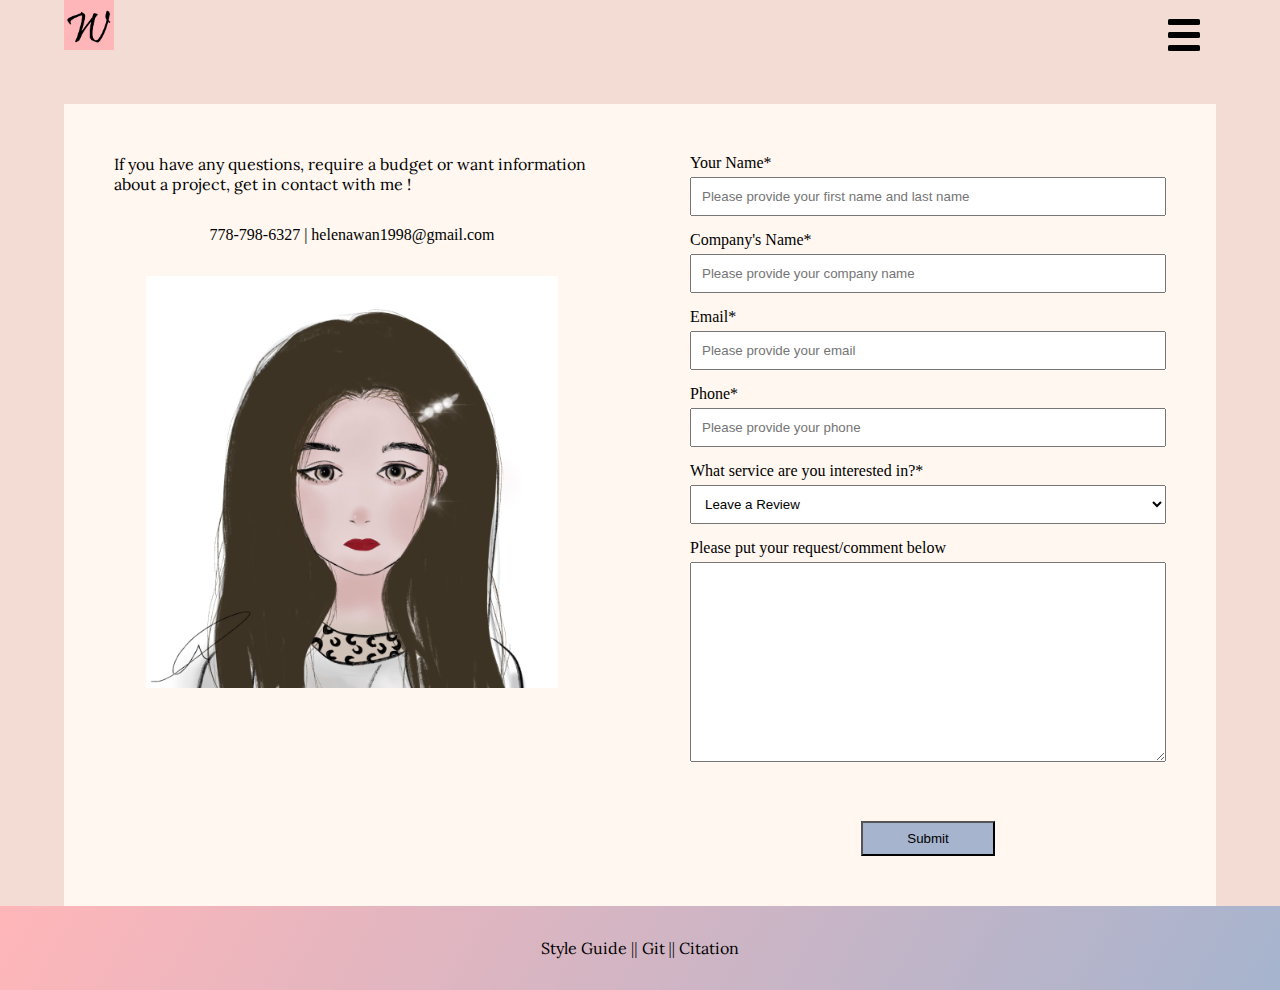
<file: contact.html>
<!DOCTYPE html>
<html lang="en">

<head>
  

  <meta charset="utf-8">
  <meta name="viewport" content="width=device-width, initial-scale=1.0">
<title>Contact | Lingjie Wan's Portfolio</title>
  <link rel="preconnect" href="https://fonts.gstatic.com">
<link href="https://fonts.googleapis.com/css2?family=Fredericka+the+Great&display=swap" rel="stylesheet">
<link href="https://fonts.googleapis.com/css2?family=Acme&family=Lora:wght@500&display=swap" rel="stylesheet">
<link href="https://fonts.googleapis.com/css2?family=Roboto:wght@300&display=swap" rel="stylesheet">
<link href="https://fonts.googleapis.com/css2?family=Crimson+Text&display=swap" rel="stylesheet">
<link href="https://use.fontawesome.com/releases/v5.4.1/css/all.css" rel="stylesheet">


   <link href="css/main.css" rel="stylesheet">
   <link href="css/contact.css" rel="stylesheet">

 </head>


 <body>
  <main>
<header>
  <div><a href="index.html"><img src="img/namelogo.png" alt="my name logo" width=50 height=50 class="myimage"></a></div>
<nav>
  <div class="menucontainer">
                            <input id="responsive-menu" type="checkbox">
                            <label for="responsive-menu"><span id="menu-icon"></span></label>
                            <div id="overlay"></div>
                            <ul>
                                <li><a href="index.html">About</a></li>
                                <li><a href="work.html">Work</a></li>
                                <li><a href="contact.html">Contact</a></li>
                            </ul>
                            <ul id="social-media">
                                <li>
                                    <a href="https://github.com/helenawan1998/P03-Profolio">
                                        <i class="fab fa-github"></i>
                                    </a>
                                </li>
                                <li>
                                    <a href="https://www.facebook.com/profile.php?id=100021980354654">
                                        <i class="fab fa-facebook"></i>
                                    </a>
                                </li>
                                <li>
                                    <a href="https://instagram.com/helenawan_jieb?igshid=zo2sy42q1b66">
                                        <i class="fab fa-instagram"></i>
                                    </a>
                                </li>
                                <li>
                                    <a href="http://linkedin.com/in/lingjie-wan-00119b1a6">
                                        <i class="fab fa-linkedin"></i>
                                    </a>
                                </li>                                
                               
                                
                            </ul>
                        </div>

</nav>

</header>


  <div class="row">
    <div class="column">

      
        
        
        <div class="contact1">If you have any questions, require a budget or want information about a project, get in contact with me ! </div>
          
  

      <!--text retireved from https://morganandvine.com/contact-->

      <p class="contactmessage">778-798-6327 | helenawan1998@gmail.com</p>
      <img src="img/selfimage.jpeg" class="contactimg" alt="image about me">
    </div>

<div class="column">
      <label for="uname">Your Name*</label>
      <input type="text" id="uname" name="Yourname" placeholder="Please provide your first name and last name">

      <label for="pname">Company's Name*</label>
      <input type="text" id="pname" name="Lastname" placeholder="Please provide your company name">

      <label for="email">Email*</label>
      <input type="text" id="email" name="email" placeholder="Please provide your email">

      <label for="phone">Phone*</label>
      <input type="text" id="phone" name="add" placeholder="Please provide your phone">

      <label for="text">What service are you interested in?*</label>

      <select id="text" name="text">
        <option value="Review">Leave a Review</option>
        <option value="Design">Web Design</option>
        <option value="UX">User Experience Design</option>
        <option value="Drawing">Illustration Drawing</option>
        <option value="Other">Other</option>
      </select>




      <label for="subject">Please put your request/comment below</label>
      <textarea id="subject" name="subject" placeholder="" style="height:200px"></textarea>

     <div class="submitbutton"> <button type="submit" class="contactsubmit" value="Submit">Submit</button> </div>

      <!--code learned from https://www.w3schools.com/howto/howto_css_contact_form.asp -->



    </div>
  </div>



</main>

<footer>

    <p>
      <a href="styleguide.html">Style Guide</a> || <a href="https://github.com/helenawan1998/P03-Profolio">Git</a> || <a href="citation.html">Citation</a>
    </p>
  

</footer>







</body>



</html>
</file>
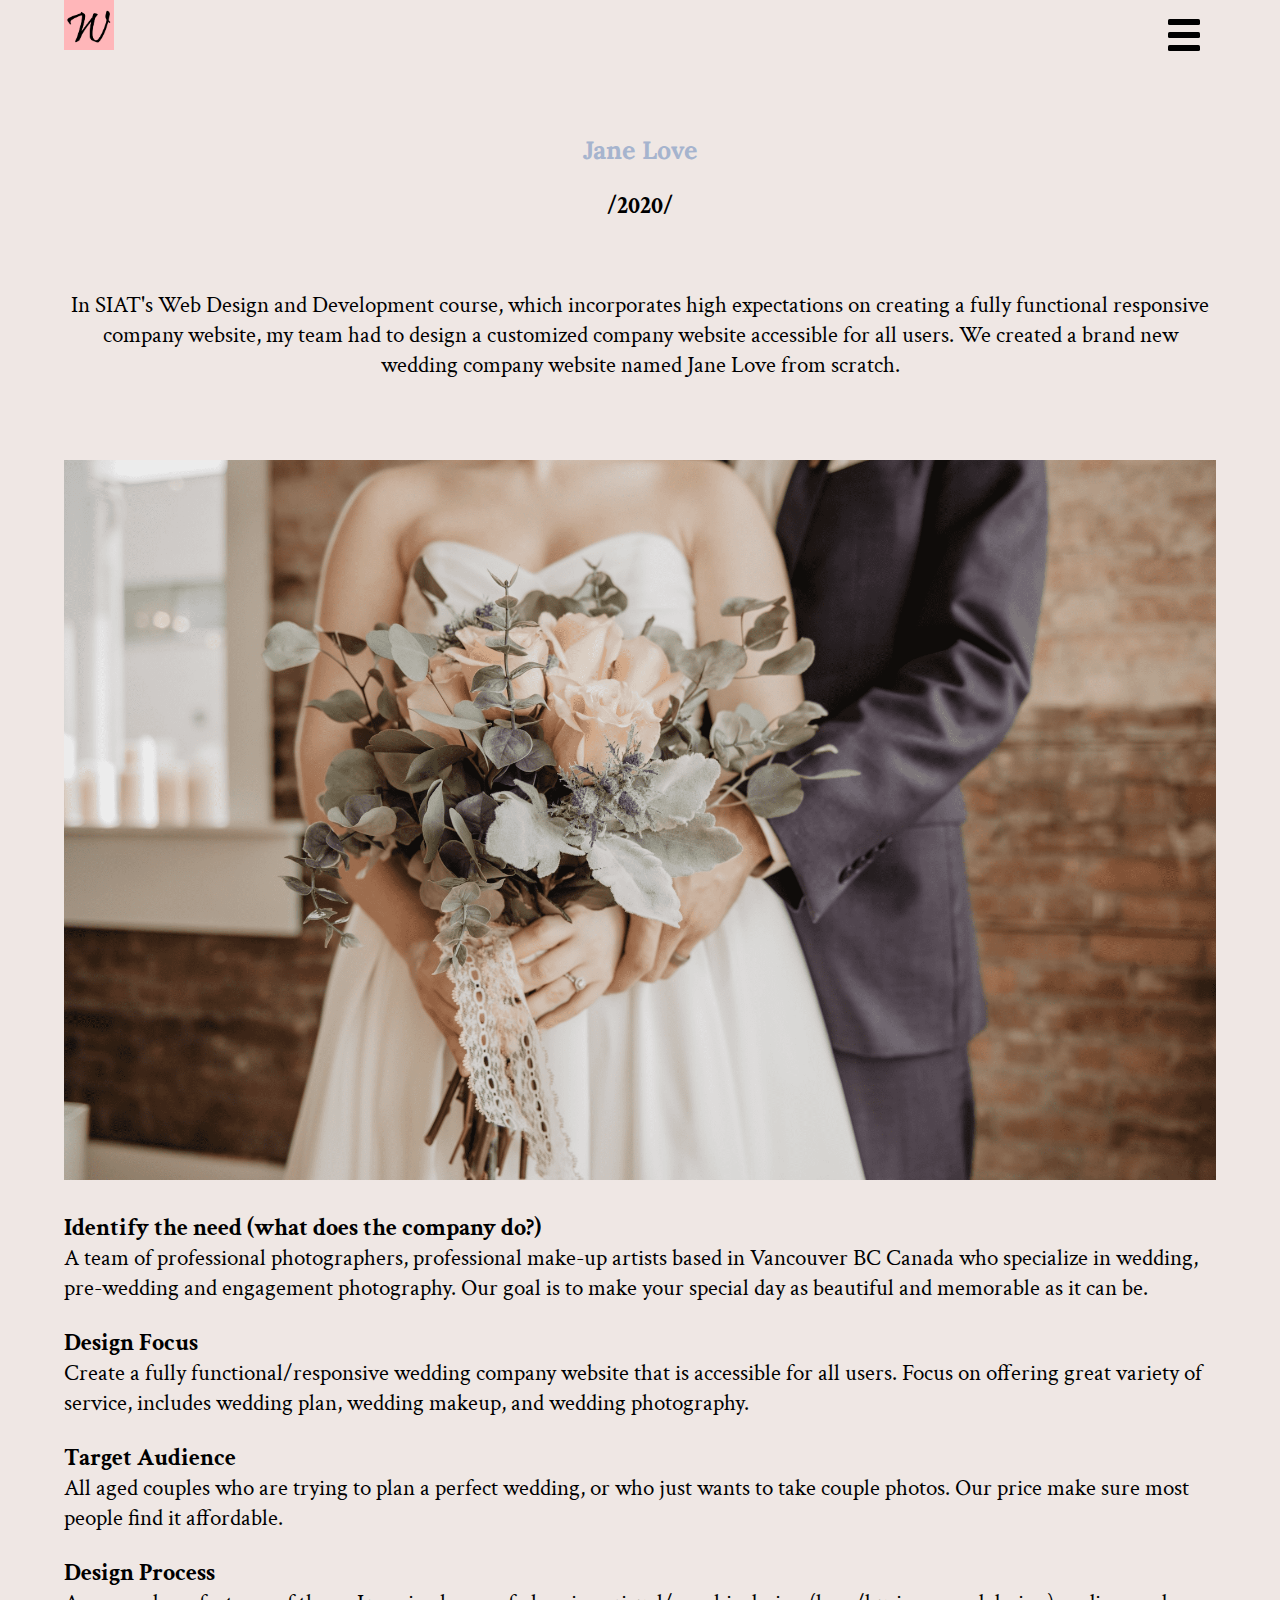
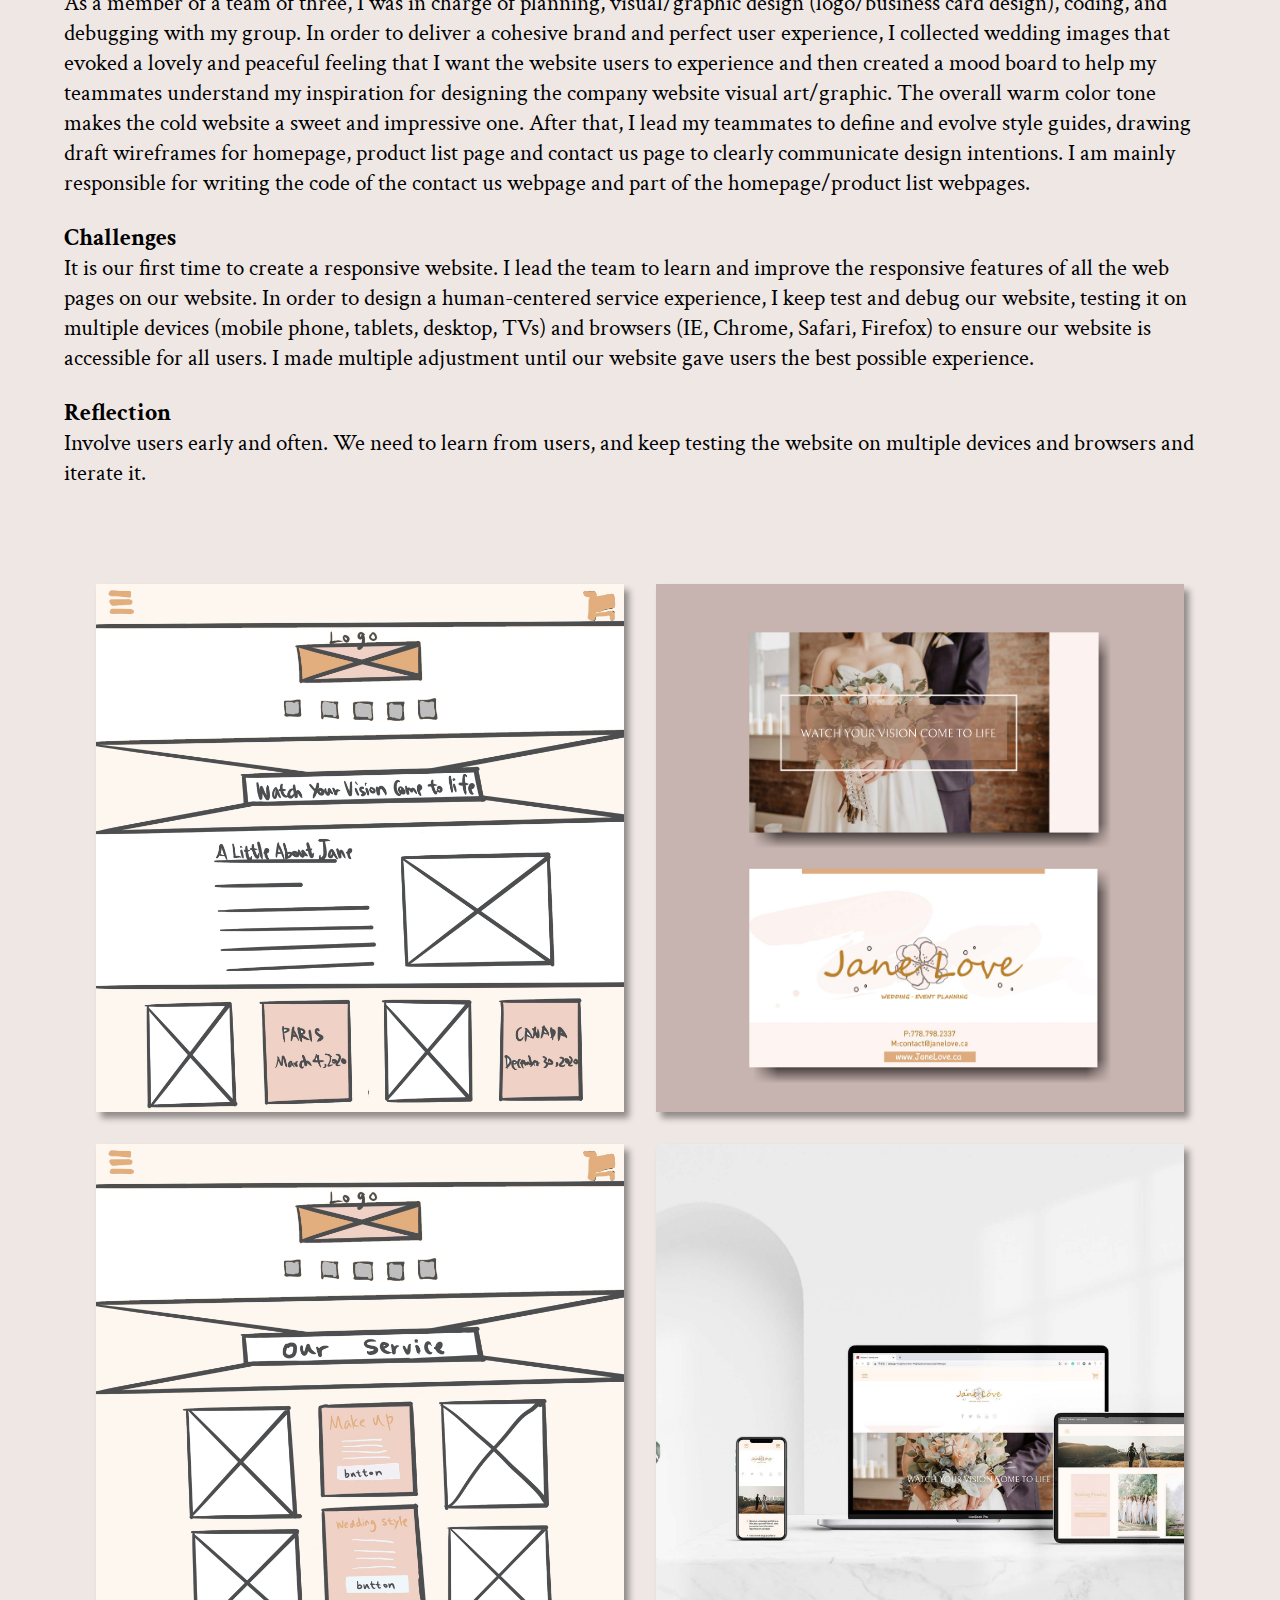
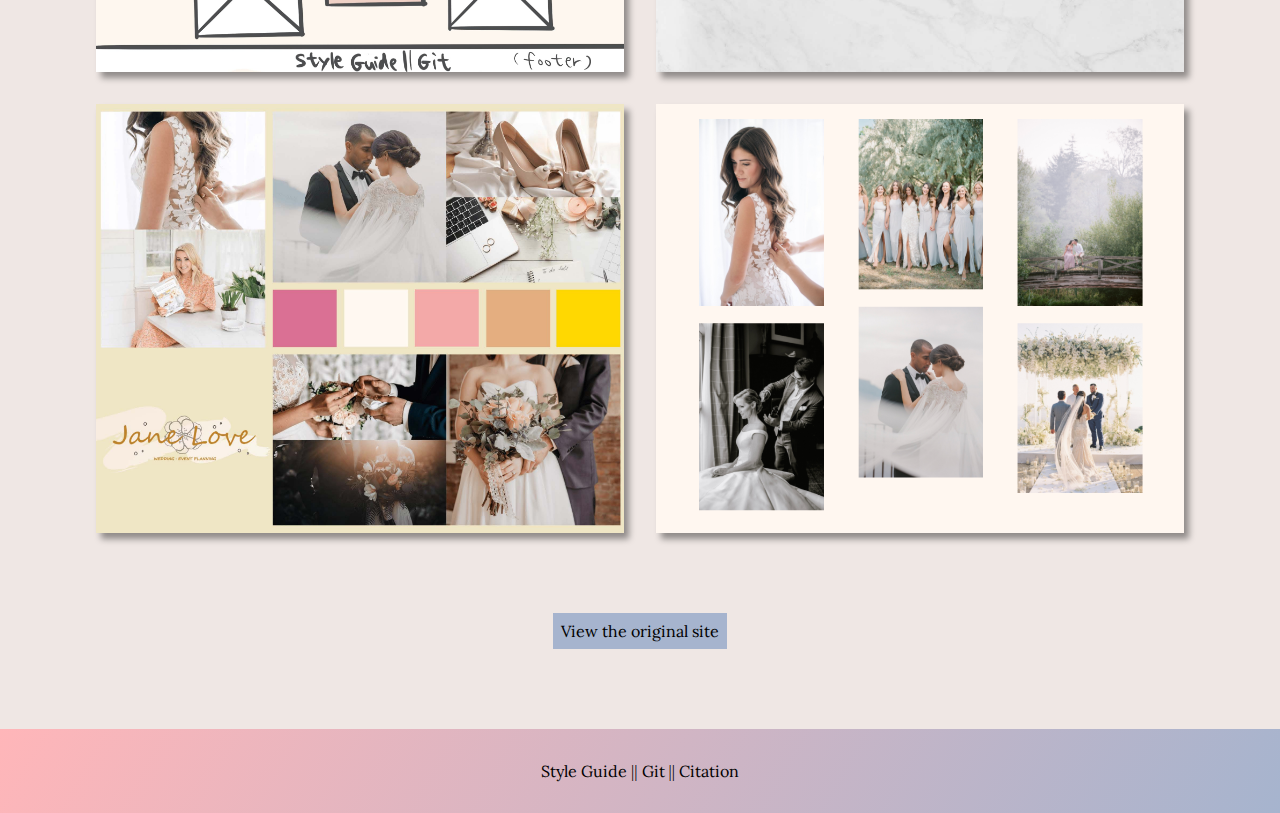
<file: project1.html>
<!DOCTYPE html>
<html lang="en">

<head>
  <!-- Document checking completed by validator.w3.org  -->

  <meta charset="utf-8">
  <meta name="viewport" content="width=device-width, initial-scale=1.0">
<title>Project1 | Lingjie Wan's Portfolio</title>
  <link rel="preconnect" href="https://fonts.gstatic.com">
<link href="https://fonts.googleapis.com/css2?family=Fredericka+the+Great&display=swap" rel="stylesheet">
<link href="https://fonts.googleapis.com/css2?family=Acme&family=Lora:wght@500&display=swap" rel="stylesheet">
<link href="https://fonts.googleapis.com/css2?family=Roboto:wght@300&display=swap" rel="stylesheet">
<link href="https://fonts.googleapis.com/css2?family=Crimson+Text&display=swap" rel="stylesheet">
<link href="https://use.fontawesome.com/releases/v5.4.1/css/all.css" rel="stylesheet">


   <link href="css/main.css" rel="stylesheet">
   <link href="css/project1.css" rel="stylesheet">

 </head>


 <body>
  <main>

<header>
  <div><a href="index.html"><img src="img/namelogo.png" alt="my name logo" width=50 height=50 class="myimage"></a></div>
<nav>
  <div class="menucontainer">
                            <input id="responsive-menu" type="checkbox">
                            <label for="responsive-menu"><span id="menu-icon"></span></label>
                            <div id="overlay"></div>
                            <ul>
                                <li><a href="index.html">About</a></li>
                                <li><a href="work.html">Work</a></li>
                                <li><a href="contact.html">Contact</a></li>
                            </ul>
                            <ul id="social-media">
                                <li>
                                    <a href="https://github.com/helenawan1998/P03-Profolio">
                                        <i class="fab fa-github"></i>
                                    </a>
                                </li>
                                <li>
                                    <a href="https://www.facebook.com/profile.php?id=100021980354654">
                                        <i class="fab fa-facebook"></i>
                                    </a>
                                </li>
                                <li>
                                    <a href="https://instagram.com/helenawan_jieb?igshid=zo2sy42q1b66">
                                        <i class="fab fa-instagram"></i>
                                    </a>
                                </li>
                                <li>
                                    <a href="http://linkedin.com/in/lingjie-wan-00119b1a6">
                                        <i class="fab fa-linkedin"></i>
                                    </a>
                                </li>                                
                               
                                
                            </ul>
                        </div>


</nav>


</header>
   
  

  <div class="work1intro">

    <h1>Jane Love</h1>
     <h2>/2020/</h2>
    <p> In SIAT's Web Design and Development course, which incorporates high expectations on creating a fully functional responsive company website, my team had to design a customized company website accessible for all users. We created a brand new wedding company website named Jane Love from scratch.</p>

  </div>
    

       <div class="work1background">  </div>


    <div class="work1intro2">

      <h2>Identify the need (what does the company do?)</h2>
      <p>A team of professional photographers, professional make-up artists based in Vancouver BC Canada who specialize in wedding, pre-wedding and engagement photography. Our goal is to make your special day as beautiful and memorable as it can be.</p>

      <h2>Design Focus</h2>
      <p>Create a fully functional/responsive wedding company website that is accessible for all users. Focus on offering great variety of service, includes wedding plan, wedding makeup, and wedding photography.</p>

      <h2>Target Audience</h2>
      <p>All aged couples who are trying to plan a perfect wedding, or who just wants to take couple photos. Our price make sure most people find it affordable.</p>

<h2>Design Process</h2>
    
    <p> As a member of a team of three, I was in charge of planning, visual/graphic design (logo/business card design), coding, and debugging with my group. In order to deliver a cohesive brand and perfect user experience, I collected wedding images that evoked a lovely and peaceful feeling that I want the website users to experience and then created a mood board to help my teammates understand my inspiration for designing the company website visual art/graphic. The overall warm color tone makes the cold website a sweet and impressive one. After that, I lead my teammates to define and evolve style guides, drawing draft wireframes for homepage, product list page and contact us page to clearly communicate design intentions. I am mainly responsible for writing the code of the contact us webpage and part of the homepage/product list webpages. 
</p>

<h2>Challenges</h2>
<p>It is our first time to create a responsive website. I lead the team to learn and improve the responsive features of all the web pages on our website. In order to design a human-centered service experience, I keep test and debug our website, testing it on multiple devices (mobile phone, tablets, desktop, TVs) and browsers (IE, Chrome, Safari, Firefox) to ensure our website is accessible for all users. I made multiple adjustment until our website gave users the best possible experience.</p>


<h2>Reflection</h2>
<p>Involve users early and often. We need to learn from users, and keep testing the website on multiple devices and browsers and iterate it.</p>
  


  </div>
       

       <div class="workcontainer">


  <div class="gallery">

    <div class="gallery-item">
      <img class="gallery-image" src="img/work1draw1.jpg" alt="wireframes of the website homepage">
    </div>

    <div class="gallery-item">
      <img class="gallery-image" src="img/work1draw2.jpeg" alt="logo design of the wedding website">
    </div>

    <div class="gallery-item">
      <img class="gallery-image" src="img/work1draw3.jpg" alt="wireframes of the website product list">
    </div>

    <div class="gallery-item">
      <img class="gallery-image" src="img/work1final3.png" alt="final prototype of the website homepage">
    </div>

    <div class="gallery-item">
      <img class="gallery-image" src="img/work1mood.png" alt="moodboard of the website">
    </div>

    <div class="gallery-item">
      <img class="gallery-image" src="img/work1final2.png" alt="final prototype of the website product list">
    </div>

  </div>

</div>

 <div class="projectbutton"><a class="button-nav" href="http://www.sfu.ca/~lingjiew/New-P02%20Company%20Merge/">View the original site</a> </div>
</main>
<footer>

    <p>
      <a href="styleguide.html">Style Guide</a> || <a href="https://github.com/helenawan1998/P03-Profolio">Git</a> || <a href="citation.html">Citation</a>
    </p>

</footer>
</body>

</html>
</file>
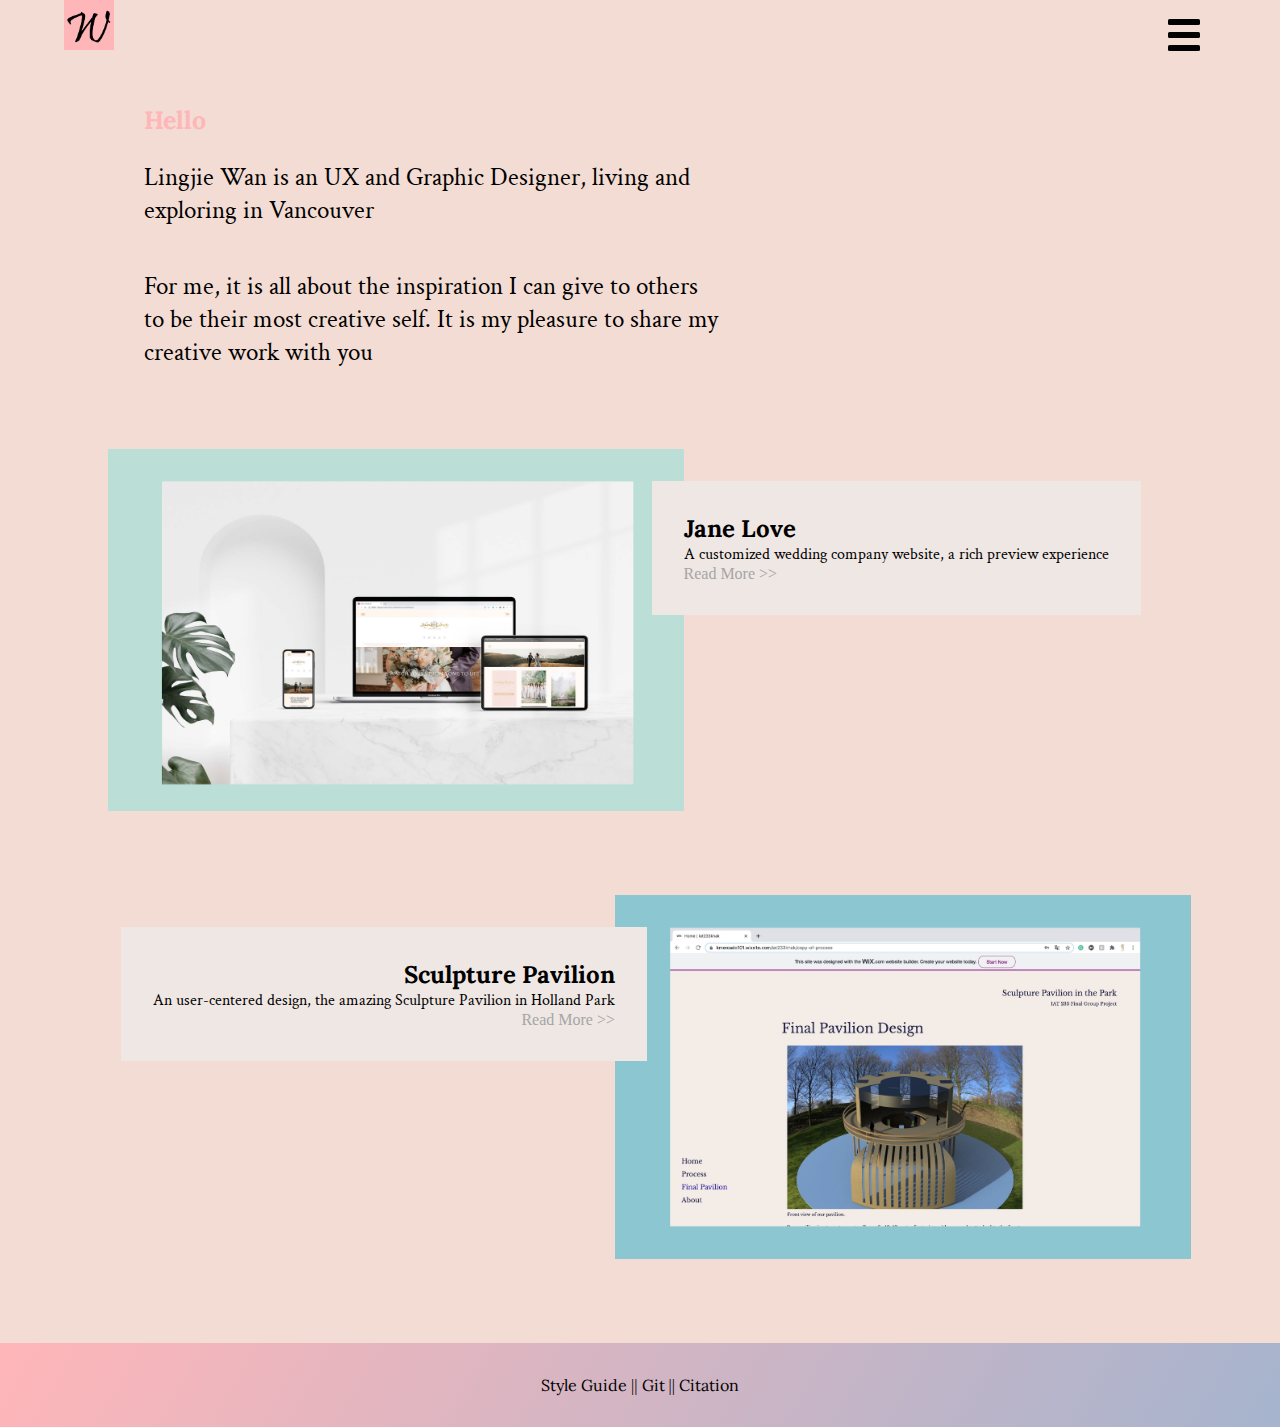
<file: work.html>
<!DOCTYPE html>
<html lang="en">

<head>
  

  <meta charset="utf-8">
  <meta name="viewport" content="width=device-width, initial-scale=1.0">
<title>Work | Lingjie Wan's Portfolio</title>
  <link rel="preconnect" href="https://fonts.gstatic.com">
<link href="https://fonts.googleapis.com/css2?family=Fredericka+the+Great&display=swap" rel="stylesheet">
<link href="https://fonts.googleapis.com/css2?family=Acme&family=Lora:wght@500&display=swap" rel="stylesheet">
<link href="https://fonts.googleapis.com/css2?family=Roboto:wght@300&display=swap" rel="stylesheet">
<link href="https://fonts.googleapis.com/css2?family=Crimson+Text&display=swap" rel="stylesheet">
<link href="https://use.fontawesome.com/releases/v5.4.1/css/all.css" rel="stylesheet">


   <link href="css/main.css" rel="stylesheet">
   <link href="css/work.css" rel="stylesheet">

 </head>


 <body>
  <main>
<header>
  <div><a href="index.html"><img src="img/namelogo.png" alt="my name logo" width=50 height=50 class="myimage"></a></div>
<nav>
	<div class="menucontainer">
                            <input id="responsive-menu" type="checkbox">
                            <label for="responsive-menu"><span id="menu-icon"></span></label>
                            <div id="overlay"></div>
                            <ul>
                                <li><a href="index.html">About</a></li>
                                <li><a href="work.html">Work</a></li>
                                <li><a href="contact.html">Contact</a></li>
                            </ul>
                            <ul id="social-media">
                                <li>
                                    <a href="https://github.com/helenawan1998/P03-Profolio">
                                        <i class="fab fa-github"></i>
                                    </a>
                                </li>
                                <li>
                                    <a href="https://www.facebook.com/profile.php?id=100021980354654">
                                        <i class="fab fa-facebook"></i>
                                    </a>
                                </li>
                                <li>
                                    <a href="https://instagram.com/helenawan_jieb?igshid=zo2sy42q1b66">
                                        <i class="fab fa-instagram"></i>
                                    </a>
                                </li>
                                <li>
                                    <a href="http://linkedin.com/in/lingjie-wan-00119b1a6">
                                        <i class="fab fa-linkedin"></i>
                                    </a>
                                </li>                                
                               
                                
                            </ul>
                        </div>

</nav>

</header>

<div class="intro">
  <h1>Hello </h1>
  <p>Lingjie Wan is an UX and Graphic Designer, living and exploring in Vancouver</p><br>
  <p>For me, it is all about the inspiration I can give to others to be their most creative self. It is my pleasure to share my creative work with you </p>

  </div>


<div class="work1">
  <div class="work1img">
    <img alt="work1 screenshot" src="img/work1web.jpeg" class="project1img">
  </div>


  <div class="work1text">
    <h2>Jane Love</h2>
    <p> A customized wedding company website, a rich preview experience</p>
    <a href="project1.html" class="textlink"> Read More >> </a >
  </div>
</div>


<div class="work2">
  <div class="work2img">
   <img alt="work2 screenshot" src="img/work2web.jpeg" class="project2img">
  </div>

  <div class="work2text">

    <h2>Sculpture Pavilion</h2>
    <p> An user-centered design, the amazing Sculpture Pavilion in Holland Park</p>
    <a href="project2.html" class="textlink"> Read More >> </a >
  </div>
</div>
</main>

<footer>

    <p>
      <a href="styleguide.html">Style Guide</a> || <a href="https://github.com/helenawan1998/P03-Profolio">Git</a> || <a href="citation.html">Citation</a>
    </p>
  

</footer>





</body>



</html>
</file>
<file: css/main.css>
* {box-sizing: border-box;margin: 0;padding: 0;}main {width: 90%;margin: auto;}header {display: flex;justify-content: space-between;align-items: center;}body {background-color: #F3DCD3;}nav {background: transparent;color: #161515;left: 0;position: relative;top: 0;width: 100%;z-index: 9999;}nav input {opacity: 0;position: absolute;z-index: -1;}nav label {cursor: pointer;display: block;font: 2em/1 'Oswald', sans-serif;padding: 0.5em;}#menu-icon, #menu-icon:before, #menu-icon:after {display: flex;flex-direction: row;background: black;border-radius: 0.05em;height: 0.2em;transition: all 0.2s ease-in-out;width: 100%;}#menu-icon {margin: 0.4em 0;max-width: 1em;position: relative;}nav label #menu-icon {float: right;}#menu-icon:before, #menu-icon:after {content: '';left: 0;position: absolute;}#menu-icon:before {top: -0.4em;}#menu-icon:after {bottom: -0.4em;}nav input[type=checkbox]:checked + label #menu-icon {background: transparent;}nav input[type=checkbox]:checked + label #menu-icon:before {top: 0;transform: rotate(-45deg);}nav input[type=checkbox]:checked + label #menu-icon:after {bottom: 0;transform: rotate(45deg);}nav input:checked ~ #overlay {background-image: linear-gradient(120deg, #FFB6B9 0%, #A6B4CE 100%);bottom: 0;left: 0;height: 100vh;position: fixed;right: 0;top: 0;width: 100vw;z-index: -1;}nav ul {font-size: 1.5em;list-style: none;margin: 0;max-height: 0;opacity: 0;overflow: hidden;padding: 0;text-align: center;}nav input:checked ~ ul {margin: 1em;max-height: inherit;opacity: 1;margin-left: -5%;}nav ul > li {margin: 0.5em 0;}nav ul a {color: black;text-decoration: none;font-family: 'Lora', serif;}nav ul a:hover {text-decoration: underline;}nav ul#social-media > li {display: inline-block;font-size: 1.5em;margin: 0.5em;}.button-nav {display: inline-block;padding: 0.5rem;color: black;background-color: #A6B4CE;text-decoration: none;transition-property: background-color;transition-duration: 0.5s;margin-top: 3em;font-family: 'Lora', serif;}.button-nav:hover, .button-nav:focus {background-color: #ffb6b9;color: black;}footer {position: relative;bottom: 0;text-align: center;background-image: linear-gradient(120deg, #FFB6B9 0%, #A6B4CE 100%);padding: 2em;}footer a {text-decoration: none;color: black;font-family: 'Lora', serif;}footer p {display: inline-block;list-style-type: none;text-align: center;}footer p a:hover, footer p a:focus {background-color: #ffb6b9;}
</file>
<file: css/contact.css>
.column {float: left;width: 50%;padding: 50px;text-align: left;}.row {margin: 50px;}.row:after {content: "";display: table;clear: both;}input[type=text], select, textarea {width: 100%;box-sizing: border-box;padding: 10px;margin-top: 5px;margin-bottom: 15px;}input:hover {background-color: #ffdcd6;transition: .3s;}.contactsubmit {display: inline-block;padding: 0.5rem;width:10em;color: black;background-color: #A6B4CE;text-decoration: none;transition-property: background-color;transition-duration: 0.5s;margin-top: 3em;}.contactsubmit:hover, .contactsubmit:focus {background-color: #ffb6b9;color:black;}.contactmessage {text-align: center;}.contact1 {margin-bottom: 2em;font-family: 'Lora', serif;}.submitbutton{text-align: center;}.row {background-color: #FFF7F0;margin-left: 0;margin-right: 0;margin-bottom: 0;}.contactimg {padding: 2em;width: 100%;flex-grow: 1;}@media screen and (max-width: 700px) {.column {width: 100%;}}@media screen and (max-width: 500px){.contactimg {padding:0em;margin-top: 2em;}}@media screen and (max-width: 420px) {.contact1 {font-size: 10px;text-align: center;}.contactmessage {font-size: 15px;}}@media screen and (max-width: 350px) {.contactmessage {font-size: 5px;}}
</file>
<file: css/project1.css>
body{background-color:#EFE7E4;}.work1background{background-image:url("../img/work1final1.png");background-size:cover;-webkit-background-size: cover;background-position:center center;background-repeat:no-repeat;background-attachment: scroll;}.work1background{width:100%;height:80vh;}.work1intro{display:block;margin-left: auto;margin-right: auto;margin-top: 5em;font-family: 'Crimson Text', serif;padding-bottom: 5rem;}.work1intro>h2{display:block;margin-left: auto;margin-right: auto;text-align: center;margin-top: 1em;}.work1intro>p{margin-left: auto;margin-right: auto;font-size:23px;width:100%;margin-top: 3em;text-align: center;}.work1intro2{margin-top: 2em;}.work1intro2>h2{margin-left: auto;margin-right: auto;margin-top: 1em;}.work1intro2>p{margin-left: auto;margin-right: auto;font-size:23px;width:100%;}.work1intro>h1{text-align: center;font-size: 25px;color:#A6B4CE;font-family: 'Lora', serif;}.work1img img{display:block;margin-left: auto;margin-right: auto;margin-top: 3em;}.work1intro2{margin-bottom: 6em;font-family: 'Crimson Text', serif;}.projectbutton{text-align: center;}.workcontainer {max-width: 100rem;margin: 0 auto;padding: 0 2rem 2rem;}.gallery {display: flex;flex-wrap: wrap;margin: -1rem -1rem;}.gallery-item {flex: 1 0 24rem;margin: 1rem;box-shadow: 0.3rem 0.4rem 0.4rem rgba(0, 0, 0, 0.4);overflow: hidden;}.gallery-image {display: block;width: 100%;height: 100%;object-fit: cover;transition: transform 400ms ease-out;}.gallery-image:hover {transform: scale(1.15);}@supports (display: grid) {.gallery {display: grid;grid-template-columns: repeat(auto-fit, minmax(24rem, 1fr));grid-gap: 2rem;}.gallery, .gallery-item {margin: 0;}}@media screen and (max-width: 520px) {.gallery {grid-template-columns: repeat(auto-fit, minmax(12rem, 1fr));}}footer{margin-top: 5em;}@media screen and (max-width: 1000px) {.work1intro>p{font-size:20px;width:90%;}.work1intro2>p{font-size:20px;width:90%;margin-top: 0.5em;}}@media screen and (max-width: 800px) {.work1intro>p{font-size:20px;width:95%;}.work1intro2>p{font-size:19px;width:95%;}}@media screen and (max-width: 600px) {.work1intro>h1{font-size: 22px;}.work1intro2>h2{font-size: 22px;}}@media screen and (max-width: 530px) {.work1intro>h1{font-size: 19px;}.work1intro2>h2{font-size: 19px;}.work1intro>p{font-size:18px;width:90%;}.work1intro2>p{font-size:18px;width:90%;}}
</file>
<file: css/work.css>
.body {font-family: 'Crimson Text', serif;}@-webkit-keyframes typing {from {width: 0;}}@-webkit-keyframes blink-caret {50% {border-color: transparent;}}.intro>h1 {font-size: 25px;color: #ffb6b9;font-family: 'Lora', serif;margin-top: 2em;width: calc(0.55em * 14);width: 14ch;white-space: nowrap;overflow: hidden;-webkit-animation: typing 4s steps(14, end) infinite, blink-caret .5s step-end infinite alternate;}.intro>p {font-size: 25px;font-family: 'Crimson Text', serif;margin-top: 1em;}.intro {margin: 30px;margin-left: 5em;width: 50%;}.project1img {width: 45vw;height: 100%;}.project2img {width: 45vw;height: 100%;}.work1 {position: relative;margin-top: 5em;display: flex;justify-content: center;align-items: flex-start;}.work2 {position: relative;margin-top: 5em;margin-bottom: 5em;display: flex;justify-content: center;align-items: flex-start;flex-direction: row-reverse;}.work1text {position: relative;left: -2em;top: 2em;background-color: #EFE7E4;text-align: left;padding: 2em;}.work2text {position: relative;background-color: #EFE7E4;text-align: right;padding: 2em;right: -2em;top: 2em;}.work1text>h2 {font-family: 'Lora', serif;}.work1text>p {font-family: 'Crimson Text', serif;}.work1text>a {text-decoration: none;color: #A5A5A5;}.work2text>h2 {font-family: 'Lora', serif;}.work2text>p {font-family: 'Crimson Text', serif;}.work2text>a {text-decoration: none;color: #A5A5A5;}.textlink:hover {background-color: #ffb6b9;}@media (max-width: 850px) {.work1 {flex-direction: column;}.work2 {flex-direction: column;}.project1img {width: 100%;height: 100%;margin: auto;}.project2img {width: 100%;height: 100%;margin: auto;}.work1text {position: static;width: 100%;padding: 2em;}.work2text {position: static;width: 100%;padding: 2em;text-align: left;}.intro {width: 70%;}.intro>p {font-size: 28px;}}@media (max-width: 1050px) {.intro {width: 65%;}.intro {margin-left: 3em;}}@media (max-width: 800px) {.intro>p {font-size: 25px;}.intro {margin-left: 3em;}}@media (max-width: 700px) {.intro {width: 75%;}}@media (max-width: 600px) {.intro {width: 80%;margin-left: 2em;}.intro>p {font-size: 23px;}}@media (max-width: 450px) {.intro {width: 75%;}.intro>p {font-size: 20px;}}@media (max-width: 420px) {.intro {width: 75%;margin-left: 2.2em;}.intro>p {font-size: 19px;}.work1text>h2 {font-size: 20px;margin-bottom: 1em;}.work2text>h2 {font-size: 20px;margin-bottom: 1em;}.textlink {font-size: 15px;}}@media (max-width: 360px) {.intro {width: 75%;margin-left: 2.8em;}.intro>p {font-size: 17px;}.work1text>h2 {font-size: 18px;margin-bottom: 1em;}.work2text>h2 {font-size: 18px;margin-bottom: 1em;}.textlink {font-size: 10px;}}@media (max-width: 320px) {.intro {width: 75%;margin-left: 2em;}.intro>h1 {font-size: 20px;}.intro>p {font-size: 16px;}}
</file>
